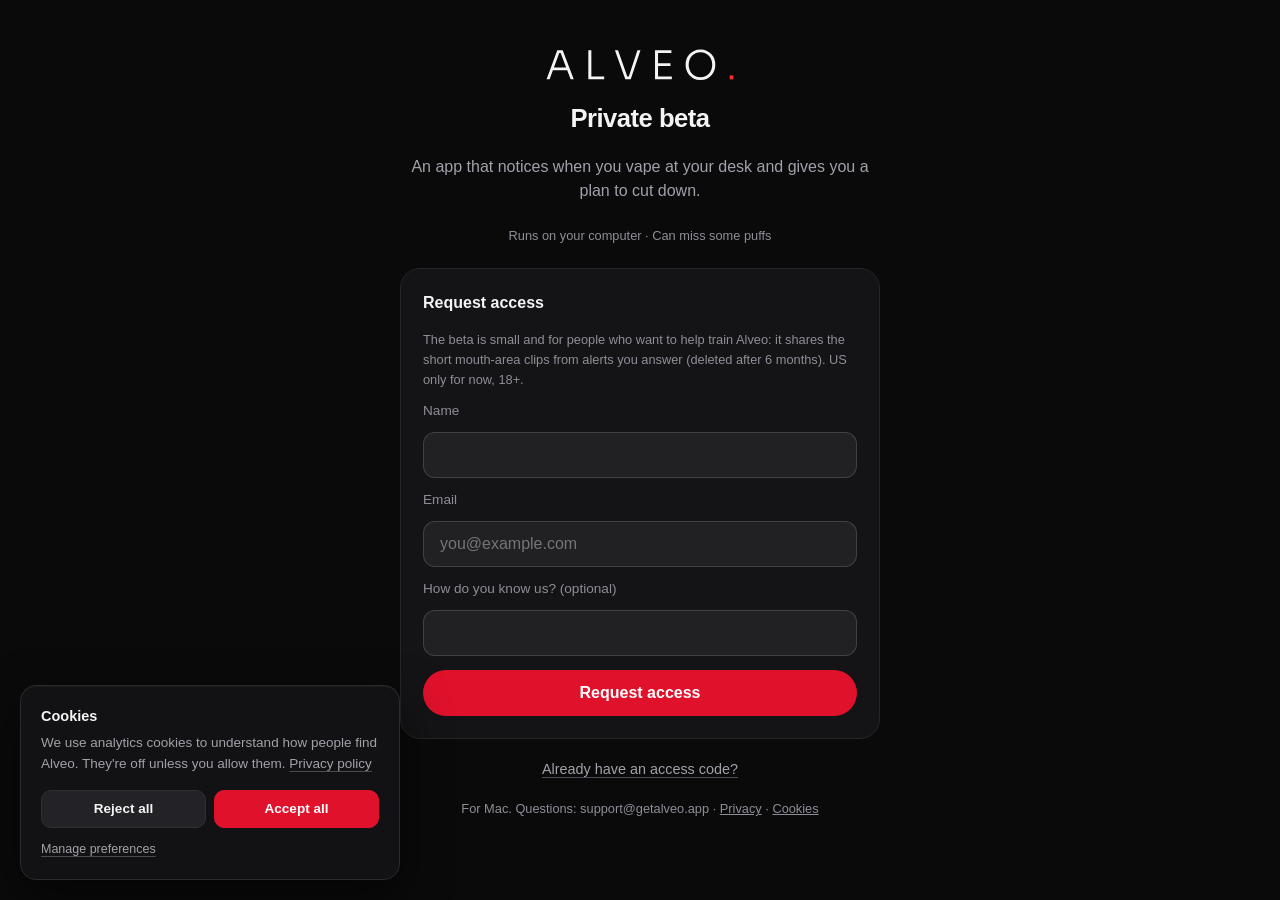
<file: index.html>
<!doctype html>
<html lang="en" data-ga-title="Alveo beta">
<head>
<meta charset="utf-8"><meta name="viewport" content="width=device-width, initial-scale=1, viewport-fit=cover">
<title>Alveo beta</title>
<meta name="robots" content="noindex, nofollow">
<link rel="icon" type="image/png" href="favicon.png"><link rel="stylesheet" href="style.css">
<script src="site.js?v=389094a9" defer></script>
</head>
<body>
<main class="wrap">
  <svg class="wm" role="img" aria-label="Alveo" xmlns="http://www.w3.org/2000/svg" viewBox="-7 -789 4780 846">
<path d="M33 0 302 -730H438L716 0H638L379 -682L420 -661H315L358 -682L109 0ZM177 -232 202 -301H541L567 -232Z" fill="currentColor"/><path d="M1083.0 0V-730H1159.0V0ZM1139.0 0V-69H1482.0V0Z" fill="currentColor"/><path d="M2013.0 0 1752.0 -730H1830.0L2072.0 -47L2031.0 -69H2137.0L2093.0 -47L2318.0 -730H2395.0L2150.0 0Z" fill="currentColor"/><path d="M2761.0 0V-730H2837.0V0ZM2819.0 0V-69H3184.0V0ZM2819.0 -337V-405H3150.0V-337ZM2819.0 -661V-730H3173.0V-661Z" fill="currentColor"/><path d="M3904.0 17Q3809.0 17 3739.0 -17.0Q3669.0 -51 3623.0 -107.0Q3577.0 -163 3554.0 -229.0Q3531.0 -295 3531.0 -358V-376Q3531.0 -443 3554.5 -509.5Q3578.0 -576 3625.0 -630.0Q3672.0 -684 3742.0 -716.5Q3812.0 -749 3904.0 -749Q3997.0 -749 4066.5 -716.5Q4136.0 -684 4183.0 -630.0Q4230.0 -576 4253.5 -509.5Q4277.0 -443 4277.0 -376V-357Q4277.0 -294 4254.5 -228.5Q4232.0 -163 4185.5 -107.0Q4139.0 -51 4069.0 -17.0Q3999.0 17 3904.0 17ZM3904.0 -53Q3974.0 -53 4029.0 -78.5Q4084.0 -104 4122.0 -148.5Q4160.0 -193 4180.0 -249.0Q4200.0 -305 4200.0 -366Q4200.0 -430 4180.0 -486.0Q4160.0 -542 4121.5 -585.5Q4083.0 -629 4028.0 -654.0Q3973.0 -679 3904.0 -679Q3836.0 -679 3781.0 -654.0Q3726.0 -629 3687.5 -585.5Q3649.0 -542 3628.5 -486.0Q3608.0 -430 3608.0 -366Q3608.0 -305 3628.0 -249.0Q3648.0 -193 3686.0 -148.5Q3724.0 -104 3779.5 -78.5Q3835.0 -53 3904.0 -53Z" fill="currentColor"/><path d="M4639.0 0V-99H4733.0V0Z" fill="#ff2d2d"/>
</svg>
  <h1 id="title">Private beta</h1>
  <p class="center" id="lede">An app that notices when you vape at your desk and gives you a plan to cut down.</p>
  <p class="fine center">Runs on your computer · Can miss some puffs</p>

  <section class="card" id="stepRequest">
    <p style="color:var(--ink)"><strong>Request access</strong></p>
    <p class="fine">The beta is small and for people who want to help train Alveo: it shares the short mouth-area clips
      from alerts you answer (deleted after 6 months). US only for now, 18+.</p>
    <label for="rqName">Name</label><input id="rqName" maxlength="80" autocomplete="name">
    <label for="rqEmail">Email</label><input id="rqEmail" type="email" inputmode="email" autocomplete="email" placeholder="you@example.com">
    <label for="rqNote">How do you know us? (optional)</label><input id="rqNote" maxlength="500">
    <input id="rqCompany" tabindex="-1" autocomplete="off" aria-hidden="true" style="position:absolute;left:-9999px;width:1px;height:1px;opacity:0">
    <button id="rqSend">Request access</button>
    <div class="msg" id="rqMsg" role="status"></div>
  </section>

  <section class="have" id="stepCode">
    <button type="button" class="linkbtn" id="haveCode" aria-expanded="false" aria-controls="codeForm">Already have an access code?</button>
    <div class="have-form" id="codeForm" hidden>
      <div class="row">
        <label for="code" class="sr">Access code</label>
        <input id="code" placeholder="ALV-XXXXXX-XXXXXX" autocomplete="off" spellcheck="false">
        <button class="ghost" id="codeNext">Continue</button>
      </div>
      <div class="msg" id="codeMsg" role="status"></div>
    </div>
  </section>

  <section class="card" id="stepReady" hidden>
    <p>Your access code:</p>
    <div class="code" id="readyCode"></div>
    <p class="fine">It downloads once, so pick the computer you'll use and keep the file. The app asks for this same code once, then works on that computer only.</p>
    <button id="download">Download for Mac</button>
    <div class="msg" id="dlMsg" role="status"></div>
  </section>

  <section class="card" id="stepDone" hidden>
    <p style="color:var(--ink)"><strong>Your download has started.</strong></p>
    <ol class="steps" id="stepsMac">
      <li>Open the Alveo file you just downloaded and drag Alveo into Applications.</li>
      <li>Open Alveo and enter your access code when it asks:</li>
    </ol>
    <div class="code" id="yourCode"></div>
    <div class="row"><button class="ghost small" id="copyCode">Copy code</button></div>
    <p class="fine">If the download didn't start, <a id="again" href="#" style="color:var(--ink-2)">use this link</a> (it works for a few minutes). Questions: support@getalveo.app</p>
  </section>

  <p class="fine center">For Mac. Questions: support@getalveo.app · <a href="https://getalveo.app/privacy.html" style="color:var(--ink-3)">Privacy</a> · <a href="#" onclick="window.alveoCookies&&alveoCookies();return false" style="color:var(--ink-3)">Cookies</a></p>
</main>
<script src="config.js"></script>
<script>
(() => {
  const C = window.ALVEO_BETA, $ = id => document.getElementById(id);
  const steps = ["stepCode", "stepRequest", "stepReady", "stepDone"];
  const show = (...ids) => steps.forEach(s => $(s).hidden = !ids.includes(s));
  // The code out of whatever was pasted: words around it, spaces, line breaks, lower case, look-alike dashes.
  const norm = s => {
    const t = String(s || "").replace(/[\u2010-\u2015\u2212\uFE58\uFE63\uFF0D]/g, "-").toUpperCase();
    const m = t.match(/ALV\s*-\s*([0-9A-F]{6})\s*-\s*([0-9A-F]{6})/);
    return m ? `ALV-${m[1]}-${m[2]}` : t.replace(/\s+/g, "");
  };
  const valid = c => /^ALV-[0-9A-F]{6}-[0-9A-F]{6}$/.test(c);
  const say = (el, text, cls) => { $(el).textContent = text; $(el).className = "msg " + (cls || ""); };
  async function call(fn, body) {
    try {
      const r = await fetch(`${C.functions}/${fn}`, { method: "POST", headers: { "content-type": "application/json" }, body: JSON.stringify(body) });
      return await r.json();
    } catch { return { ok: false, error: "Couldn't reach the server. Check your connection and try again." }; }
  }
  let code = "";
  // The code box is tucked under a small link (most visitors have no code yet); open it when it's needed.
  const openHave = () => { $("codeForm").hidden = false; $("haveCode").setAttribute("aria-expanded", "true"); };
  $("haveCode").onclick = () => {
    const opening = $("codeForm").hidden;
    $("codeForm").hidden = !opening; $("haveCode").setAttribute("aria-expanded", String(opening));
    if (opening) $("code").focus();
  };
  async function openCode(c, msgEl) {
    openHave();
    c = norm(c);
    if (!valid(c)) { say(msgEl, "That doesn't look like an access code. It looks like ALV-1A2B3C-4D5E6F.", "err"); return; }
    say(msgEl, "Checking…");
    const r = await call("beta-download", { code: c, check: true });
    if (!r.ok) { say(msgEl, r.error || "Something went wrong.", "err"); show("stepCode", "stepRequest"); return; }
    code = c; history.replaceState(null, "", "#" + c);
    $("title").textContent = r.name ? `Hi ${r.name}, you're invited` : "You're invited";
    $("readyCode").textContent = c; say(msgEl, ""); show("stepReady"); $("download").focus();
  }
  $("codeNext").onclick = () => openCode($("code").value, "codeMsg");
  $("code").addEventListener("keydown", e => e.key === "Enter" && $("codeNext").click());
  $("code").addEventListener("paste", () => setTimeout(() => { $("code").value = norm($("code").value); }, 0));
  // Mac only (owner, 2026-11-18).
  async function download() {
    $("download").disabled = true; say("dlMsg", "Preparing your download…");
    const r = await call("beta-download", { code, platform: "mac" });
    $("download").disabled = false;
    if (!r.ok) { say("dlMsg", r.error || "Something went wrong.", "err"); return; }
    $("yourCode").textContent = code; $("again").href = r.url; show("stepDone"); window.alveoTrack && alveoTrack("beta_download");
    $("title").textContent = r.name ? `You're in, ${r.name}` : "You're in";
    location.href = r.url;
  }
  $("download").onclick = () => download();
  $("copyCode").onclick = async () => { try { await navigator.clipboard.writeText(code); $("copyCode").textContent = "Copied"; } catch { getSelection().selectAllChildren($("yourCode")); } };
  $("rqSend").onclick = async () => {
    const name = $("rqName").value.trim(), email = $("rqEmail").value.trim();
    if (!name || !$("rqEmail").checkValidity() || !email) { say("rqMsg", "Please enter your name and a valid email address.", "err"); return; }
    $("rqSend").disabled = true; say("rqMsg", "Sending…");
    const r = await call("beta-request-access", { name, email, note: $("rqNote").value.trim(), company: $("rqCompany").value });
    $("rqSend").disabled = false;
    if (!r.ok) { say("rqMsg", r.error || "Something went wrong.", "err"); return; }
    ["rqName", "rqEmail", "rqNote"].forEach(id => $(id).value = "");
    say("rqMsg", "Thanks! We got your request. If there's a spot, you'll get an email with your access code.", "ok"); window.alveoTrack && alveoTrack("beta_request");
  };
  const fromLink = norm(decodeURIComponent(location.hash.slice(1)));
  if (valid(fromLink)) { $("code").value = fromLink; openCode(fromLink, "codeMsg"); }
})();
</script>
<!-- Cloudflare Web Analytics: cookie-free visit counts (same site token as getalveo.app; privacy policy 'Analytics on both sites'). Public page only, never /admin. -->
<script type='module' src='https://static.cloudflareinsights.com/beacon.min.js' data-cf-beacon='{"token": "5f4c6909004449a3aaa5e112679ada77"}'></script>
</body>
</html>
</file>
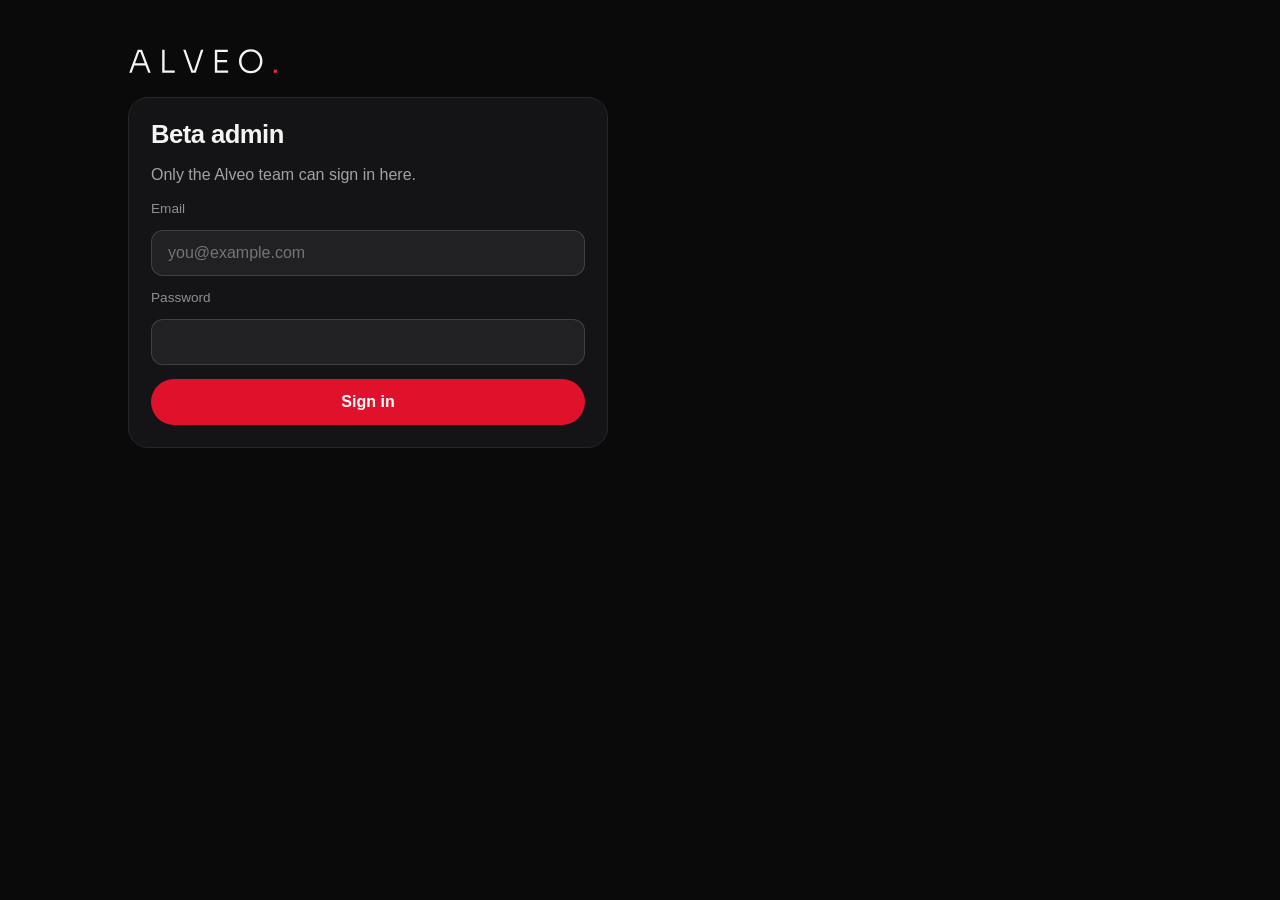
<file: admin/index.html>
<!doctype html>
<html lang="en">
<head>
<meta charset="utf-8">
<meta http-equiv="Content-Security-Policy" content="default-src 'none'; script-src 'self'; style-src 'self'; img-src 'self' data: blob: https://qqmkclmopqyypxifezca.supabase.co; connect-src https://qqmkclmopqyypxifezca.supabase.co; base-uri 'none'; form-action 'none'"><meta name="viewport" content="width=device-width, initial-scale=1, viewport-fit=cover">
<title>Alveo beta admin</title>
<meta name="robots" content="noindex, nofollow">
<link rel="icon" type="image/png" href="../favicon.png"><link rel="stylesheet" href="../style.css"><link rel="stylesheet" href="admin.css">
</head>
<body>
<main class="wrap wide">
  <div class="row between"><svg class="wm wm-sm" role="img" aria-label="Alveo" xmlns="http://www.w3.org/2000/svg" viewBox="-7 -789 4780 846">
<path d="M33 0 302 -730H438L716 0H638L379 -682L420 -661H315L358 -682L109 0ZM177 -232 202 -301H541L567 -232Z" fill="currentColor"/><path d="M1083.0 0V-730H1159.0V0ZM1139.0 0V-69H1482.0V0Z" fill="currentColor"/><path d="M2013.0 0 1752.0 -730H1830.0L2072.0 -47L2031.0 -69H2137.0L2093.0 -47L2318.0 -730H2395.0L2150.0 0Z" fill="currentColor"/><path d="M2761.0 0V-730H2837.0V0ZM2819.0 0V-69H3184.0V0ZM2819.0 -337V-405H3150.0V-337ZM2819.0 -661V-730H3173.0V-661Z" fill="currentColor"/><path d="M3904.0 17Q3809.0 17 3739.0 -17.0Q3669.0 -51 3623.0 -107.0Q3577.0 -163 3554.0 -229.0Q3531.0 -295 3531.0 -358V-376Q3531.0 -443 3554.5 -509.5Q3578.0 -576 3625.0 -630.0Q3672.0 -684 3742.0 -716.5Q3812.0 -749 3904.0 -749Q3997.0 -749 4066.5 -716.5Q4136.0 -684 4183.0 -630.0Q4230.0 -576 4253.5 -509.5Q4277.0 -443 4277.0 -376V-357Q4277.0 -294 4254.5 -228.5Q4232.0 -163 4185.5 -107.0Q4139.0 -51 4069.0 -17.0Q3999.0 17 3904.0 17ZM3904.0 -53Q3974.0 -53 4029.0 -78.5Q4084.0 -104 4122.0 -148.5Q4160.0 -193 4180.0 -249.0Q4200.0 -305 4200.0 -366Q4200.0 -430 4180.0 -486.0Q4160.0 -542 4121.5 -585.5Q4083.0 -629 4028.0 -654.0Q3973.0 -679 3904.0 -679Q3836.0 -679 3781.0 -654.0Q3726.0 -629 3687.5 -585.5Q3649.0 -542 3628.5 -486.0Q3608.0 -430 3608.0 -366Q3608.0 -305 3628.0 -249.0Q3648.0 -193 3686.0 -148.5Q3724.0 -104 3779.5 -78.5Q3835.0 -53 3904.0 -53Z" fill="currentColor"/><path d="M4639.0 0V-99H4733.0V0Z" fill="#ff2d2d"/>
</svg><span class="fine" id="who"></span></div>

  <section class="card narrow" id="signin">
    <h1 class="h-left">Beta admin</h1>
    <p>Only the Alveo team can sign in here.</p>
    <label for="adminEmail">Email</label>
    <input id="adminEmail" type="email" autocomplete="username" placeholder="you@example.com">
    <label for="adminPw">Password</label>
    <input id="adminPw" type="password" autocomplete="current-password">
    <button id="signIn">Sign in</button>
    <div class="msg" id="signinMsg" role="status"></div>
  </section>

  <section class="card" id="notAdmin" hidden><p>This account isn't a beta admin.</p><button class="ghost" id="out1">Sign out</button></section>

  <section class="stack22" id="panel" hidden>
    <section class="card">
      <div class="row between"><h1 class="h-sec">Access requests</h1><span class="fine" id="rqCount"></span></div>
      <p class="fine">Approve only people who agreed with you to share data. Approving creates their invite and emails it to them; declining sends nothing.</p>
      <div class="scroll"><table><thead><tr><th>Who</th><th>Note</th><th>Asked</th><th></th></tr></thead><tbody id="reqRows"></tbody></table></div>
    </section>
    <section class="card">
      <h1 class="h-sec">New invite</h1>
      <p class="fine">Only invite people who agreed to share data. One invite = one download + one Mac. The link expires in 30 days if unused.</p>
      <div class="row">
        <input id="invName" placeholder="Name (shown to them)" maxlength="80">
        <input id="invEmail" type="email" placeholder="Their email (they'll verify it)">
        <button id="create">Create invite</button>
      </div>
      <label class="row check"><input class="auto-size" type="checkbox" id="autoEmail" checked> Email the invite to them automatically</label>
      <div class="msg" id="createMsg" role="status"></div>
      <div class="stack10" id="newInvite" hidden>
        <div class="code" id="newLink"></div>
        <div class="row"><button class="ghost small" id="copyLink">Copy link</button><button class="ghost small" id="copyMsg">Copy message to send</button></div>
      </div>
    </section>
    <section class="card">
      <div class="row between"><h1 class="h-sec">App versions</h1>
        <span class="sub" id="latest"></span></div>
      <div class="scroll"><table><thead><tr><th>Tester</th><th>Version</th><th>Last check-in</th></tr></thead><tbody id="verRows"></tbody></table></div>
      <p class="fine">Apps check in about once an hour while running. Updates install on their own when the app is idle.</p>
    </section>
    <section class="card">
      <div class="row between"><h1 class="h-sec">Invites</h1><button class="ghost small" id="refresh">Refresh</button></div>
      <div class="scroll"><table><thead><tr><th>Who</th><th>Status</th><th>Clips shared</th><th>Created</th><th></th></tr></thead><tbody id="rows"></tbody></table></div>
    </section>
    <section class="card" id="viewer" hidden>
      <div class="row between"><h1 class="h-sec" id="viewerTitle">Clips</h1>
        <button class="ghost small" id="viewerClose">Close</button></div>
      <p class="fine">Shared by this tester under the beta agreement, for training Alveo. Links expire after 10 minutes; nothing is saved.</p>
      <div class="row" id="clipList"></div>
      <div class="stack12" id="clipStage"></div>
      <div id="relabel" class="row relabel-row" hidden>
        <span class="sub">Training label:</span>
        <button class="ghost small" data-label="vape">Vape</button>
        <button class="ghost small" data-label="not_vape">Not a vape</button>
        <button class="ghost small" data-label="exclude">Exclude</button>
        <button class="ghost small" data-label="">Use tester's answer</button>
        <span class="sub" id="relabelMsg"></span>
      </div>
      <p class="fine" id="relabelNote" hidden>Fixes only what the model trains on. The tester's answer, app and counts don't change.</p>
    </section>
    <div class="row"><button class="ghost small" id="out2">Sign out</button></div>
  </section>
</main>
<script src="vendor/supabase.js"></script>
<script src="vendor/jszip.min.js"></script>
<script src="viewer.js"></script>
<script src="../config.js"></script>
<script src="admin.js"></script>
</body>
</html>
</file>
<file: style.css>
:root { color-scheme: dark; --bg: #0a0a0b; --card: #141416; --line: #26262a; --ink: #f4f4f5; --ink-2: #a1a1aa; --ink-3: #8e8e98; --red: #ff2d2d; --fill: #e0112b; --ok: #30d158;
  --font: -apple-system, BlinkMacSystemFont, "SF Pro Text", "Helvetica Neue", Arial, sans-serif; }
* { box-sizing: border-box; }
html, body { margin: 0; min-height: 100%; }
body { background: var(--bg); color: var(--ink); font-family: var(--font);
  -webkit-font-smoothing: antialiased; padding: 48px max(20px, env(safe-area-inset-right)) 48px max(20px, env(safe-area-inset-left)); }
.wrap { max-width: 30rem; margin: 0 auto; display: grid; gap: 22px; }
.wide { max-width: 64rem; }
.wm { width: 190px; height: auto; color: var(--ink); justify-self: center; }
h1 { font-size: 1.6rem; letter-spacing: -.02em; margin: 0; text-align: center; text-wrap: balance; }
p { margin: 0; color: var(--ink-2); line-height: 1.55; }
.center { text-align: center; }
.card { background: var(--card); border: 1px solid var(--line); border-radius: 20px; padding: 22px; display: grid; gap: 14px; }
label { font-size: .85rem; color: var(--ink-3); }
input { width: 100%; height: 46px; padding: 0 16px; border-radius: 12px; font: inherit; font-size: 1rem; color: var(--ink); background: rgba(255,255,255,.06);
  border: 1px solid rgba(255,255,255,.14); outline: none; }
input:focus { border-color: rgba(255,45,45,.7); }
input.otp { letter-spacing: .5em; text-align: center; font-size: 1.4rem; font-weight: 700; }
button { height: 46px; padding: 0 22px; border-radius: 999px; border: 0; font: inherit; font-weight: 600; color: #fff; background: var(--fill); cursor: pointer; }
button:hover { background: var(--red); } button:disabled { opacity: .55; cursor: default; }
button.ghost { background: rgba(255,255,255,.1); color: var(--ink); } button.ghost:hover { background: rgba(255,255,255,.16); }
button.small { height: 32px; padding: 0 12px; font-size: .82rem; }
button:focus-visible, input:focus-visible { outline: 2px solid var(--red); outline-offset: 2px; }
.msg { font-size: .9rem; } .msg:empty { display: none; } .msg.err { color: #ff6b6b; } .msg.ok { color: var(--ok); }
.code { font-family: ui-monospace, SFMono-Regular, Menlo, monospace; font-size: 1.15rem; letter-spacing: .06em; background: rgba(255,255,255,.06);
  border: 1px solid var(--line); border-radius: 10px; padding: 10px 14px; text-align: center; user-select: all; }
.steps { margin: 0; padding-left: 1.2em; color: var(--ink-2); line-height: 1.7; }
.fine { font-size: .8rem; color: var(--ink-3); }
.row { display: flex; gap: 10px; flex-wrap: wrap; align-items: center; }
.row > input { flex: 1 1 14rem; }
table { width: 100%; border-collapse: collapse; font-size: .88rem; }
th, td { text-align: left; padding: 10px 8px; border-bottom: 1px solid var(--line); vertical-align: top; }
th { color: var(--ink-3); font-weight: 500; font-size: .75rem; letter-spacing: .05em; text-transform: uppercase; }
td .sub { color: var(--ink-3); font-size: .78rem; }
.pill { display: inline-block; padding: 2px 9px; border-radius: 999px; font-size: .75rem; border: 1px solid var(--line); color: var(--ink-2); white-space: nowrap; }
.pill.ok { color: var(--ok); border-color: rgba(48,209,88,.4); } .pill.red { color: var(--red); border-color: rgba(255,45,45,.45); }
.scroll { overflow-x: auto; }
[hidden] { display: none !important; }
.sr { position: absolute; width: 1px; height: 1px; overflow: hidden; clip: rect(0 0 0 0); white-space: nowrap; }
/* "Already have an access code?": small link under the request card; opens the code box. */
.have { display: grid; gap: 12px; justify-items: center; }
.have-form { width: 100%; display: grid; gap: 10px; }
.have-form .row > button { flex: none; }
.linkbtn { all: unset; cursor: pointer; -webkit-user-select: none; user-select: none; -webkit-tap-highlight-color: transparent; font-size: .9rem; color: var(--ink-2); text-decoration: underline; text-underline-offset: 3px; text-decoration-color: #4a4a52; }
.linkbtn:hover { color: var(--ink); background: none; } .linkbtn:focus-visible { outline: 2px solid var(--red); outline-offset: 2px; border-radius: 4px; }
</file>
<file: admin/admin.css>
/* Admin page only. Hidden until admin.js confirms it is the top window (frame-buster); classes replace inline
   styles so the CSP can keep style-src 'self' (no 'unsafe-inline'). */
html:not(.top-ok) { display: none !important; }
.between { justify-content: space-between; }
.wm-sm { width: 150px; }
.narrow { max-width: 30rem; }
.h-left { text-align: left; }
.h-sec { text-align: left; font-size: 1.25rem; }
.stack22 { display: grid; gap: 22px; }
.stack10 { display: grid; gap: 10px; }
.stack12 { display: grid; gap: 12px; }
.check { gap: 8px; font-size: .85rem; color: var(--ink-2); }
.auto-size { width: auto; height: auto; }
.relabel-row { gap: 8px; align-items: center; }
</file>
